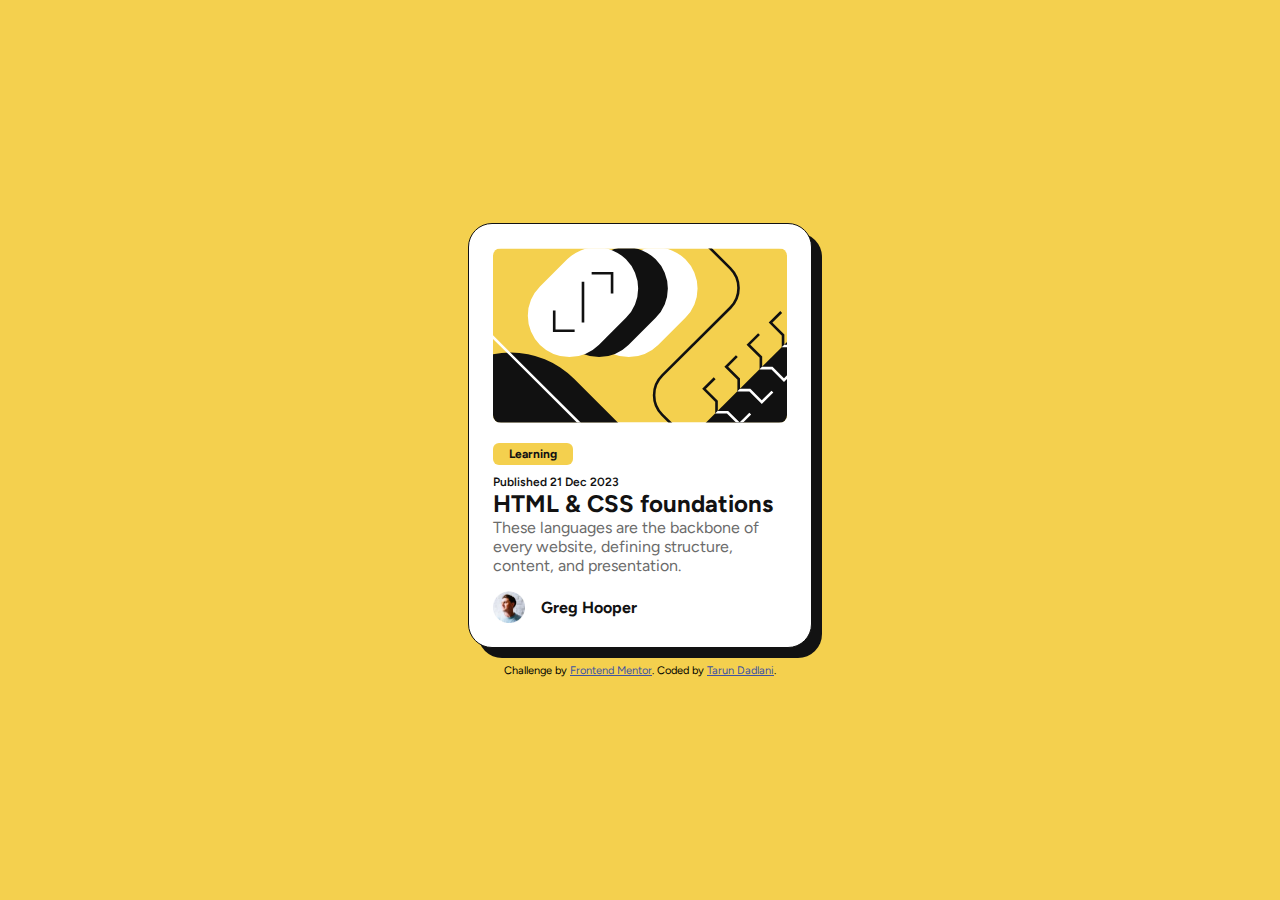
<file: practice/blog-preview-card-main/index.html>
<!DOCTYPE html>
<html lang="en">
  <head>
    <meta charset="UTF-8" />
    <meta name="viewport" content="width=device-width, initial-scale=1.0" />
    <!-- displays site properly based on user's device -->

    <link
      rel="icon"
      type="image/png"
      sizes="32x32"
      href="./assets/images/favicon-32x32.png"
    />
    <link rel="stylesheet" href="styles.css" />

    <title>Frontend Mentor | Blog preview card</title>
  </head>
  <body>
    <main>
      <div class="card">
        <img
          src="./assets/images/illustration-article.svg"
          alt="birthday_card"
          class="card_media"
        />
        <div class="card_body">
          <div class="card_tag">Learning</div>
          <div class="card_date">Published 21 Dec 2023</div>

          <a class="card_title">HTML & CSS foundations</a>
          <div class="card_description">
            These languages are the backbone of every website, defining
            structure, content, and presentation.
          </div>
        </div>
        <div class="card_footer">
          <img
            src="./assets/images/image-avatar.webp"
            alt="Drawers"
            class="card_footer_img"
          />
          <div class="card_footer_title">Greg Hooper</div>
        </div>
      </div>
      <div class="attribution">
        Challenge by
        <a href="https://www.frontendmentor.io?ref=challenge" target="_blank"
          >Frontend Mentor</a
        >. Coded by
        <a href="https://tarundadlani.vercel.app/">Tarun Dadlani</a>.
      </div>
    </main>
  </body>
</html>
</file>
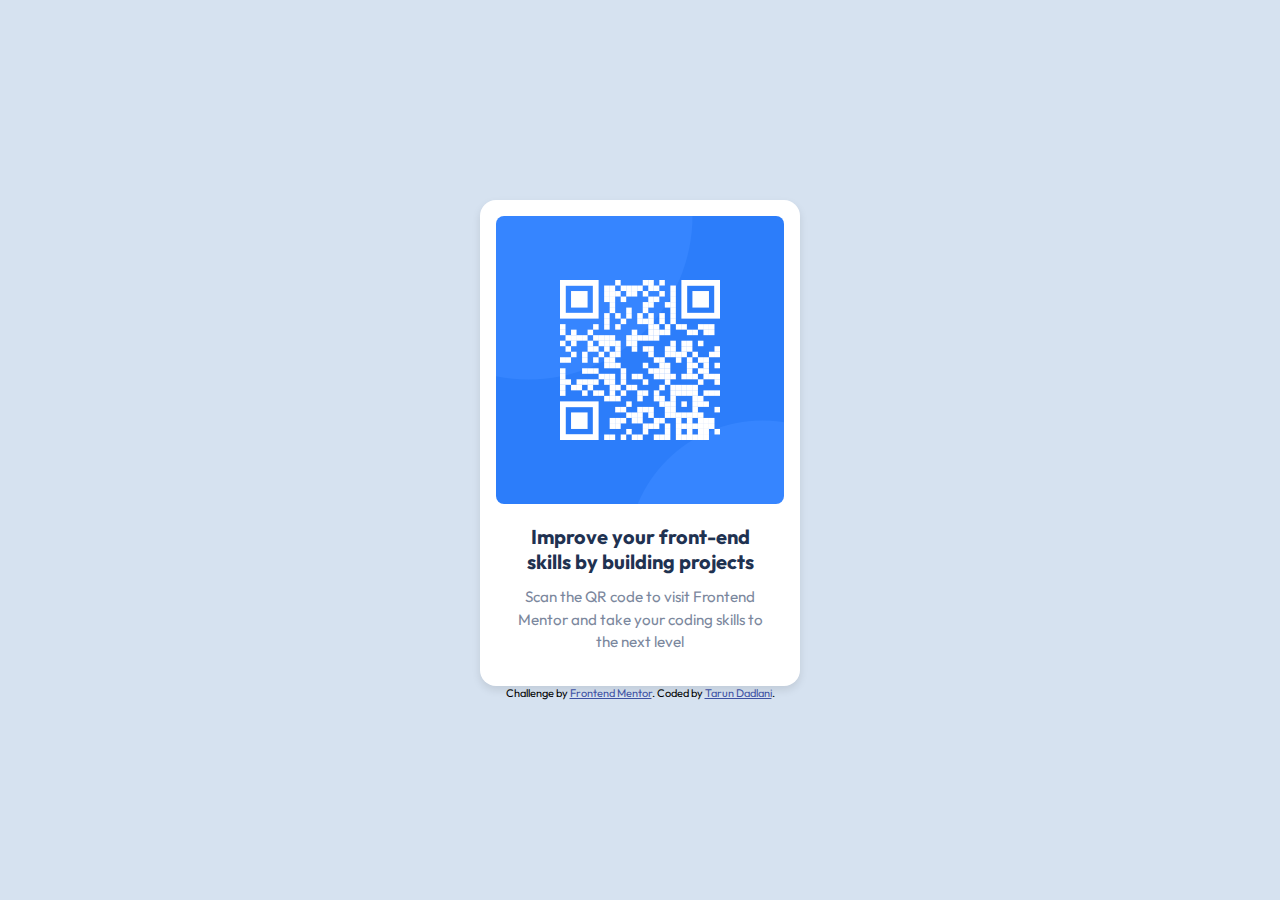
<file: practice/qr-code-component-main/index.html>
<!DOCTYPE html>
<html lang="en">
  <head>
    <meta charset="UTF-8" />
    <meta name="viewport" content="width=device-width, initial-scale=1.0" />

    <link
      rel="icon"
      type="image/png"
      sizes="32x32"
      href="./images/favicon-32x32.png"
    />
    <link rel="stylesheet" href="styles.css" />

    <title>QR Code Component</title>

    <style></style>
  </head>
  <body>
    <main class="container">
      <div class="card">
        <img
          class="qr_image"
          src="./images/image-qr-code.png"
          alt="Scan this QR code to visit Frontend Mentor"
        />
        <div class="card-text">
          <h1 class="title">
            Improve your front-end skills by building projects
          </h1>
          <p class="description">
            Scan the QR code to visit Frontend Mentor and take your coding
            skills to the next level
          </p>
        </div>
      </div>
      <div class="attribution">
        Challenge by
        <a href="https://www.frontendmentor.io?ref=challenge" target="_blank"
          >Frontend Mentor</a
        >. Coded by
        <a href="https://tarundadlani.vercel.app/">Tarun Dadlani</a>.
      </div>
    </main>
  </body>
</html>
</file>
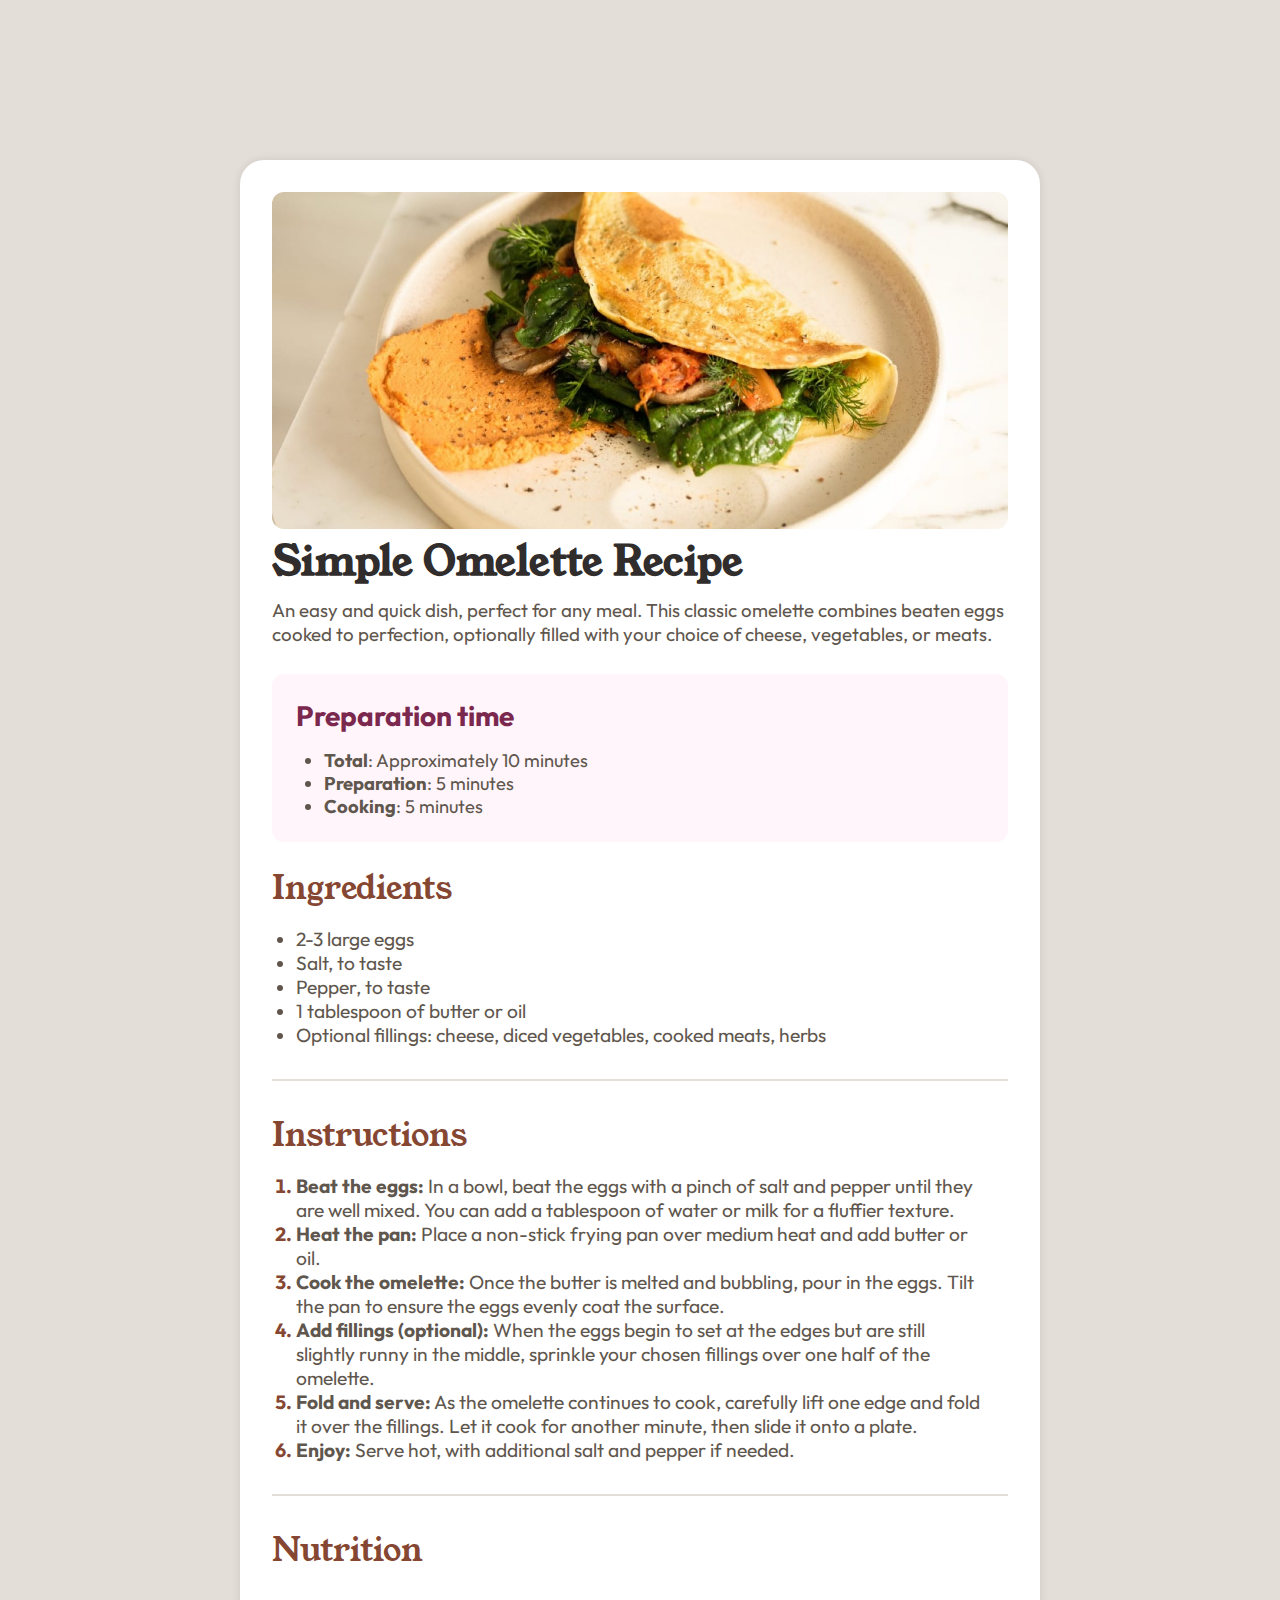
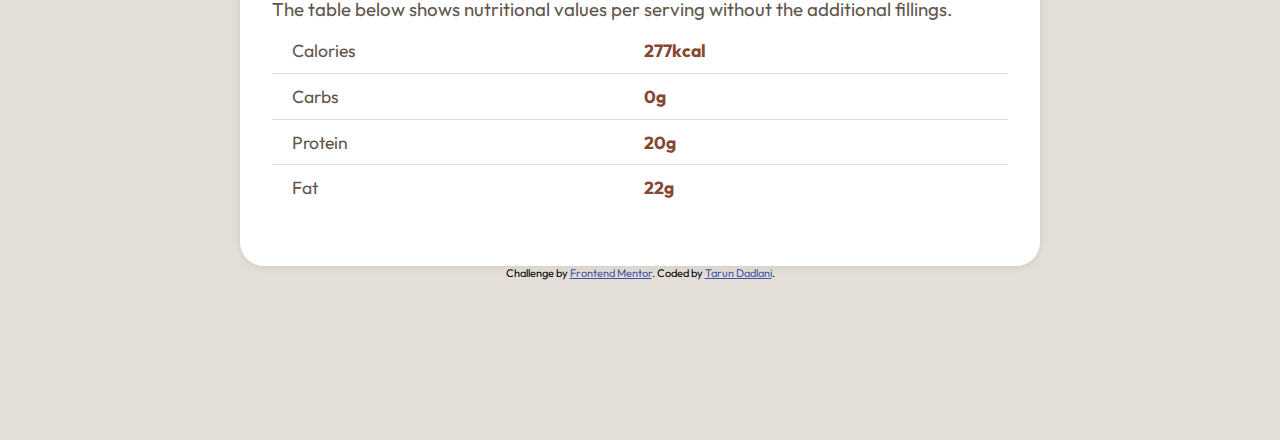
<file: practice/recipe-page-main/index.html>
<!DOCTYPE html>
<html lang="en">
  <head>
    <meta charset="UTF-8" />
    <meta name="viewport" content="width=device-width, initial-scale=1.0" />
    <!-- displays site properly based on user's device -->

    <link
      rel="icon"
      type="image/png"
      sizes="32x32"
      href="./assets/images/favicon-32x32.png"
    />
    <link rel="stylesheet" href="./styles.css" />

    <title>Frontend Mentor | Recipe page</title>
  </head>
  <body>
    <main>
      <div class="recipe">
        <img
          alt="recipe"
          src="./assets/images/image-omelette.jpeg"
          class="recipe__img"
        />
        <div class="recipe__body">
          <h1 class="recipe__title">Simple Omelette Recipe</h1>
          <p class="recipe__desc">
            An easy and quick dish, perfect for any meal. This classic omelette
            combines beaten eggs cooked to perfection, optionally filled with
            your choice of cheese, vegetables, or meats.
          </p>

          <div class="recipe__prepTime">
            <p class="recipe__prepTime__title">Preparation time</p>
            <ul class="recipe__prepTime__body">
              <li><b>Total</b>: Approximately 10 minutes</li>
              <li><b>Preparation</b>: 5 minutes</li>
              <li><b>Cooking</b>: 5 minutes</li>
            </ul>
          </div>

          <div class="recipe__ingredients">
            <h2 class="recipe__ingredients__title">Ingredients</h2>
            <ul class="recipe__ingredients__body">
              <li>2-3 large eggs</li>
              <li>Salt, to taste</li>
              <li>Pepper, to taste</li>
              <li>1 tablespoon of butter or oil</li>
              <li>
                Optional fillings: cheese, diced vegetables, cooked meats, herbs
              </li>
            </ul>
          </div>

          <hr class="divider" />
          <div class="recipe__instructions">
            <h2 class="recipe__instructions__title">Instructions</h2>
            <ol class="recipe__instructions__body">
              <li>
                <b>Beat the eggs:</b> In a bowl, beat the eggs with a pinch of
                salt and pepper until they are well mixed. You can add a
                tablespoon of water or milk for a fluffier texture.
              </li>
              <li>
                <b>Heat the pan:</b> Place a non-stick frying pan over medium
                heat and add butter or oil.
              </li>
              <li>
                <b>Cook the omelette:</b> Once the butter is melted and
                bubbling, pour in the eggs. Tilt the pan to ensure the eggs
                evenly coat the surface.
              </li>
              <li>
                <b>Add fillings (optional):</b> When the eggs begin to set at
                the edges but are still slightly runny in the middle, sprinkle
                your chosen fillings over one half of the omelette.
              </li>
              <li>
                <b>Fold and serve:</b> As the omelette continues to cook,
                carefully lift one edge and fold it over the fillings. Let it
                cook for another minute, then slide it onto a plate.
              </li>
              <li>
                <b>Enjoy:</b> Serve hot, with additional salt and pepper if
                needed.
              </li>
            </ol>
          </div>

          <hr class="divider" />

          <div class="recipe__nutrition">
            <h2 class="recipe__nutrition__title">Nutrition</h2>
            <p class="recipe__nutrition__desc">
              The table below shows nutritional values per serving without the
              additional fillings.
            </p>
            <div class="recipe__nutrition__table">
              <div class="recipe__nutrition__row">
                <span class="title">Calories</span>
                <span class="recipe__nutrition__value">
                  <strong>277kcal</strong></span
                >
              </div>
              <div class="recipe__nutrition__row">
                <span class="title">Carbs</span>
                <span class="recipe__nutrition__value">
                  <strong>0g</strong></span
                >
              </div>
              <div class="recipe__nutrition__row">
                <span class="title">Protein</span>
                <span class="recipe__nutrition__value">
                  <strong>20g</strong></span
                >
              </div>
              <div class="recipe__nutrition__row">
                <span class="title">Fat</span>
                <span class="recipe__nutrition__value">
                  <strong>22g</strong></span
                >
              </div>
            </div>
          </div>
        </div>
      </div>
      <div class="attribution">
        Challenge by
        <a href="https://www.frontendmentor.io?ref=challenge" target="_blank"
          >Frontend Mentor</a
        >. Coded by
        <a href="https://tarundadlani.vercel.app/">Tarun Dadlani</a>.
      </div>
    </main>
  </body>
</html>
</file>
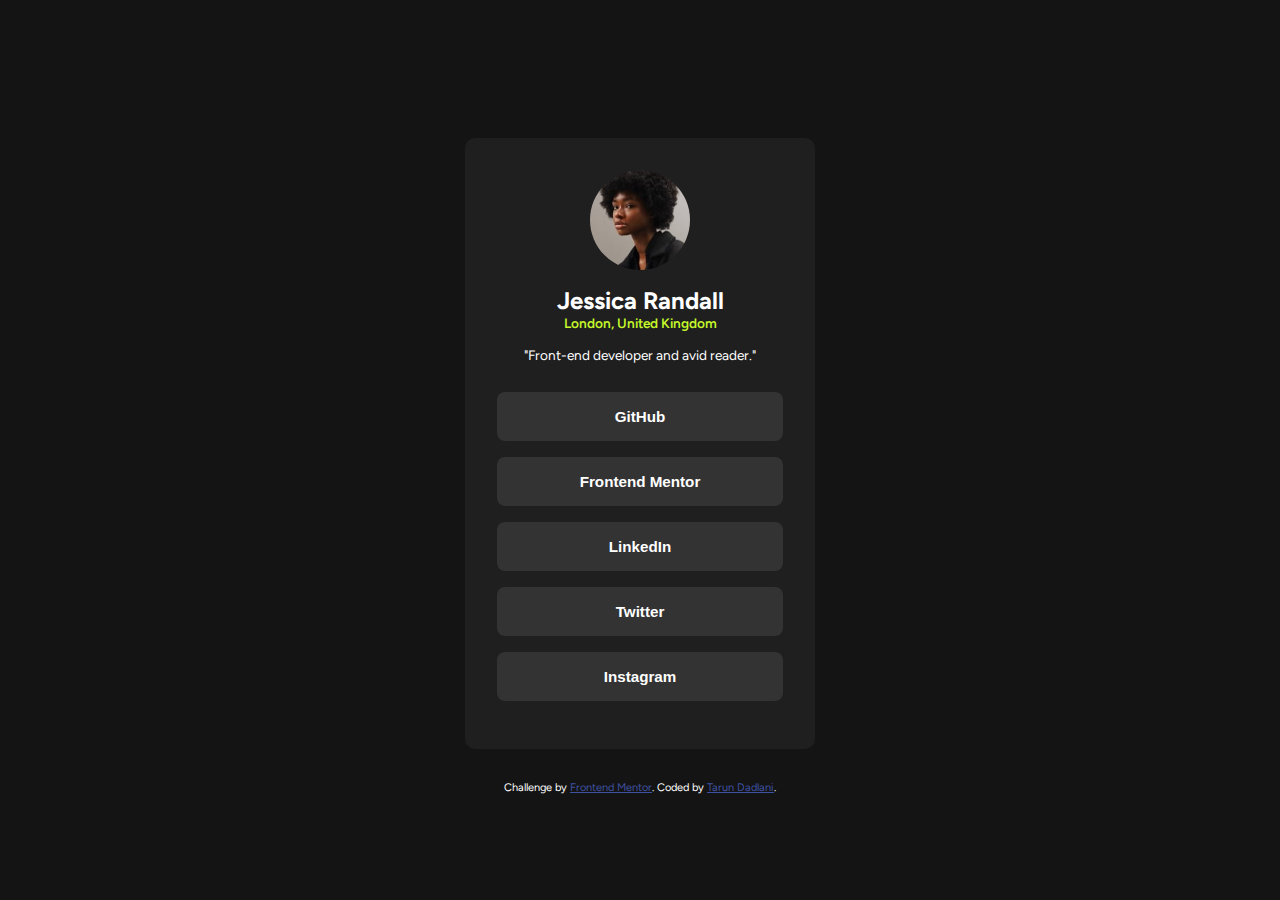
<file: practice/social-links-profile-main/index.html>
<!DOCTYPE html>
<html lang="en">
  <head>
    <meta charset="UTF-8" />
    <meta name="viewport" content="width=device-width, initial-scale=1.0" />
    <!-- displays site properly based on user's device -->

    <link
      rel="icon"
      type="image/png"
      sizes="32x32"
      href="./assets/images/favicon-32x32.png"
    />
    <link rel="stylesheet" href="./styles.css" />

    <title>Frontend Mentor | Social links profile</title>
  </head>
  <body>
    <main>
      <div class="card">
        <img
          class="card__img"
          src="./assets/images/avatar-jessica.jpeg"
          alt="personal avatar"
        />
        <p class="card__title">Jessica Randall</p>
        <p class="card__location">London, United Kingdom</p>
        <p class="card__occaputation">"Front-end developer and avid reader."</p>
        <div class="card__btns">
          <button class="btn">GitHub</button>
          <button class="btn">Frontend Mentor</button>
          <button class="btn">LinkedIn</button>
          <button class="btn">Twitter</button>
          <button class="btn">Instagram</button>
        </div>
      </div>
      <div class="attribution">
        Challenge by
        <a href="https://www.frontendmentor.io?ref=challenge" target="_blank"
          >Frontend Mentor</a
        >. Coded by
        <a href="https://tarundadlani.vercel.app/">Tarun Dadlani</a>.
      </div>
    </main>
  </body>
</html>
</file>
<file: practice/blog-preview-card-main/styles.css>
@import url("https://fonts.googleapis.com/css2?family=Figtree:ital,wght@0,300..900;1,300..900&display=swap");

* {
  box-sizing: border-box;
  margin: 0;
  padding: 0;
}

html,
body {
  font-family: "Figtree", sans-serif;
  background-color: hsl(47, 88%, 63%);
}

.attribution {
  font-size: 11px;
  text-align: center;
}
.attribution a {
  color: hsl(228, 45%, 44%);
}

main {
  height: 100vh;
  display: flex;
  flex-direction: column;
  justify-content: center;
  align-items: center;
  gap: 1rem;
}

.card {
  max-width: 344px;
  background-color: white;
  padding: 1.5rem;
  border-radius: 1.5rem;
  border: 1px solid hsl(0, 0%, 7%);
  position: relative;
  background-color: hsl(0, 0%, 100%);
  box-shadow: 10px 10px 0px hsl(0, 0%, 7%);

  .card_media {
    width: 100%;
    border-radius: 0.5rem;
  }

  .card_body {
    padding: 1rem 0;

    .card_tag {
      width: fit-content;
      background-color: hsl(47, 88%, 63%);
      padding: 0.25rem 1rem;
      border-radius: 6px;
      font-weight: 700;
      font-size: 0.75rem;
      color: hsl(0, 0%, 7%);
    }
    .card_date {
      margin-top: 0.6rem;
      font-size: 0.75rem;
      font-weight: 600;
      color: hsl(0, 0%, 7%);
    }
    .card_title {
      margin: 0.75rem 0;
      font-weight: 700;
      font-size: 1.5rem;
      color: hsl(0, 0%, 7%);

      &:hover,
      &:focus,
      &:active {
        cursor: pointer;
        color: hsl(47, 88%, 63%);
      }
    }
    .card_description {
      font-size: 1rem;
      color: hsl(0, 0%, 42%);
    }
  }

  .card_footer {
    display: flex;
    align-items: center;
    gap: 1rem;

    .card_footer_img {
      width: 2rem;
    }

    .card_footer_title {
      font-weight: 700;
      font-size: 1rem;
      color: hsl(0, 0%, 7%);
    }
  }
}
</file>
<file: practice/qr-code-component-main/styles.css>
@import url("https://fonts.googleapis.com/css2?family=Outfit:wght@100..900&display=swap");
* {
  box-sizing: border-box;
  margin: 0;
  padding: 0;
}

body {
  font-family: "Outfit", sans-serif;
  background-color: hsl(212, 45%, 89%);
}

.container {
  height: 100vh;
  display: flex;
  justify-content: center;
  flex-direction: column;
  align-items: center;
}

.card {
  max-width: 320px;
  background-color: white;
  padding: 1rem;
  border-radius: 1rem;
  box-shadow: 0 4px 8px rgba(0, 0, 0, 0.1);
  text-align: center;
}

.card-text {
  padding: 1rem;
}

.qr_image {
  width: 100%;
  border-radius: 0.5rem;
}

.title {
  font-weight: 700;
  font-size: 1.25rem;
  margin-bottom: 0.75rem;
  color: hsl(218, 44%, 22%);
}

.description {
  font-size: 0.95rem;
  line-height: 1.5;
  color: hsl(220, 15%, 55%);
}

.attribution {
  font-size: 11px;
  text-align: center;
}
.attribution a {
  color: hsl(228, 45%, 44%);
}
</file>
<file: practice/recipe-page-main/styles.css>
@import url("https://fonts.googleapis.com/css2?family=Outfit:wght@100..900&family=Young+Serif&display=swap");

/* Global Styles */
* {
  box-sizing: border-box;
  margin: 0;
  padding: 0;
}

body {
  font-family: "Outfit", sans-serif;
  width: 100%;
  background: hsl(30, 18%, 87%);
}

main {
  display: flex;
  justify-content: center;
  align-items: center;
  flex-direction: column;
}

@media (min-width: 1024px) {
  main {
    margin: 10rem auto;
    max-width: 800px;
  }
}

.recipe {
  width: 100%;
  background-color: white;
  border-radius: 24px;
  box-shadow: 0 0 10px rgba(0, 0, 0, 0.1);
}

@media (min-width: 1024px) {
  .recipe {
    padding: 2rem;
  }
}

.recipe__img {
  width: 100%;
}

@media (min-width: 1024px) {
  .recipe__img {
    border-radius: 12px;
  }
}
.recipe__body {
  overflow: hidden;
}

@media (max-width: 1024px) {
  .recipe__body {
    overflow: hidden;
    padding: 2rem;
  }
}

.recipe__title {
  font-size: 2.5rem;
  font-family: "Young Serif", serif;
  font-weight: 700;
  color: hsl(24, 5%, 18%);
}
.recipe__desc,
.recipe__nutrition__desc {
  font-size: 1.17rem;
  padding: 0.5rem 0;
  color: hsl(30, 10%, 34%);
}

.recipe__ingredients__title,
.recipe__instructions__title,
.recipe__nutrition__title {
  font-size: 2rem;
  font-family: "Young Serif", serif;
  font-weight: normal;
  margin-bottom: 1rem;
  color: hsl(14, 45%, 36%);
}

.recipe__ingredients__body,
.recipe__instructions__body {
  font-size: 1.2rem;
  padding: 0 1.5rem;
  color: hsl(30, 10%, 34%);
}

.recipe__prepTime {
  margin-top: 1.25rem;
  background-color: hsl(330, 100%, 98%);
  padding: 1.5rem;
  color: hsl(30, 10%, 34%);
  border-radius: 12px;
}

.recipe__prepTime__title {
  color: hsl(332, 51%, 32%);
  font-size: 1.75rem;
  font-weight: 700;
  margin-bottom: 1rem;
}

.recipe__prepTime__body {
  padding: 0 1.75rem;
  font-size: 1.15rem;
}

.recipe__ingredients,
.recipe__instructions,
.recipe__nutrition {
  padding: 1.5rem 0;
}

.recipe__instructions__body li::marker {
  color: hsl(14, 45%, 36%);
  font-weight: 700;
}

.recipe__nutrition__row {
  padding: 0.675rem 1.25rem;
  border-bottom: 1px solid #ddd;
  font-size: 1.1rem;
  color: hsl(30, 10%, 34%);
}

.recipe__nutrition__row:last-child {
  border-bottom: none;
}

.recipe__nutrition__row .title {
  display: inline-block;
  width: 50%;
}

.recipe__nutrition__value {
  width: 50%;
  color: hsl(14, 45%, 36%);
}

.divider {
  height: 0.5px;
  margin: 8px 0;
  border: 0.5px solid hsl(30, 18%, 87%);
}

.attribution {
  font-size: 11px;
  text-align: center;
}

.attribution a {
  color: hsl(228, 45%, 44%);
}
</file>
<file: practice/social-links-profile-main/styles.css>
@import url("https://fonts.googleapis.com/css2?family=Figtree:ital,wght@0,300..900;1,300..900&display=swap");
* {
  box-sizing: border-box;
  margin: 0;
  padding: 0;
}

body {
  font-family: "Figtree", sans-serif;
  background: hsl(0, 0%, 8%);
  color: white;
}

main {
  display: flex;
  justify-content: center;
  align-items: center;
  flex-direction: column;
  height: 100vh;
}
.card {
  display: flex;
  flex-direction: column;
  align-items: center;
  justify-content: center;
  background-color: hsl(0, 0%, 12%);
  border-radius: 10px;
  padding: 2rem;
  color: white;
  text-align: center;
  margin: 2rem;
  min-width: 350px;

  .card__img {
    width: 100px;
    object-fit: cover;
    aspect-ratio: 1 / 1;
    border-radius: 50%;
  }
  .card__title {
    margin-top: 1rem;
    font-size: 1.5rem;
    font-weight: 700;
  }
  .card__location {
    font-size: 0.85rem;
    font-weight: 600;
    color: hsl(75, 94%, 57%);
    margin-bottom: 1rem;
  }
  .card__occaputation {
    font-size: 0.85rem;
    margin-bottom: 0.85rem;
  }

  .card__btns {
    display: flex;
    flex-direction: column;
    margin: 1rem 0;
    justify-content: center;
    align-items: center;
    row-gap: 1rem;
    width: 100%;
    .btn {
      width: 100%;
      padding: 1rem;
      background: hsl(0, 0%, 20%);
      border: none;
      outline: none;
      border-radius: 0.5rem;
      color: white;
      font-weight: 600;
      font-size: 0.95rem;
      cursor: pointer;
    }

    .btn:focus,
    .btn:hover,
    .btn:active {
      outline: 1px solid hsl(75, 94%, 57%);
      outline-offset: 2px;
    }
  }
}
.attribution {
  font-size: 11px;
  text-align: center;
}
.attribution a {
  color: hsl(228, 45%, 44%);
}
</file>
